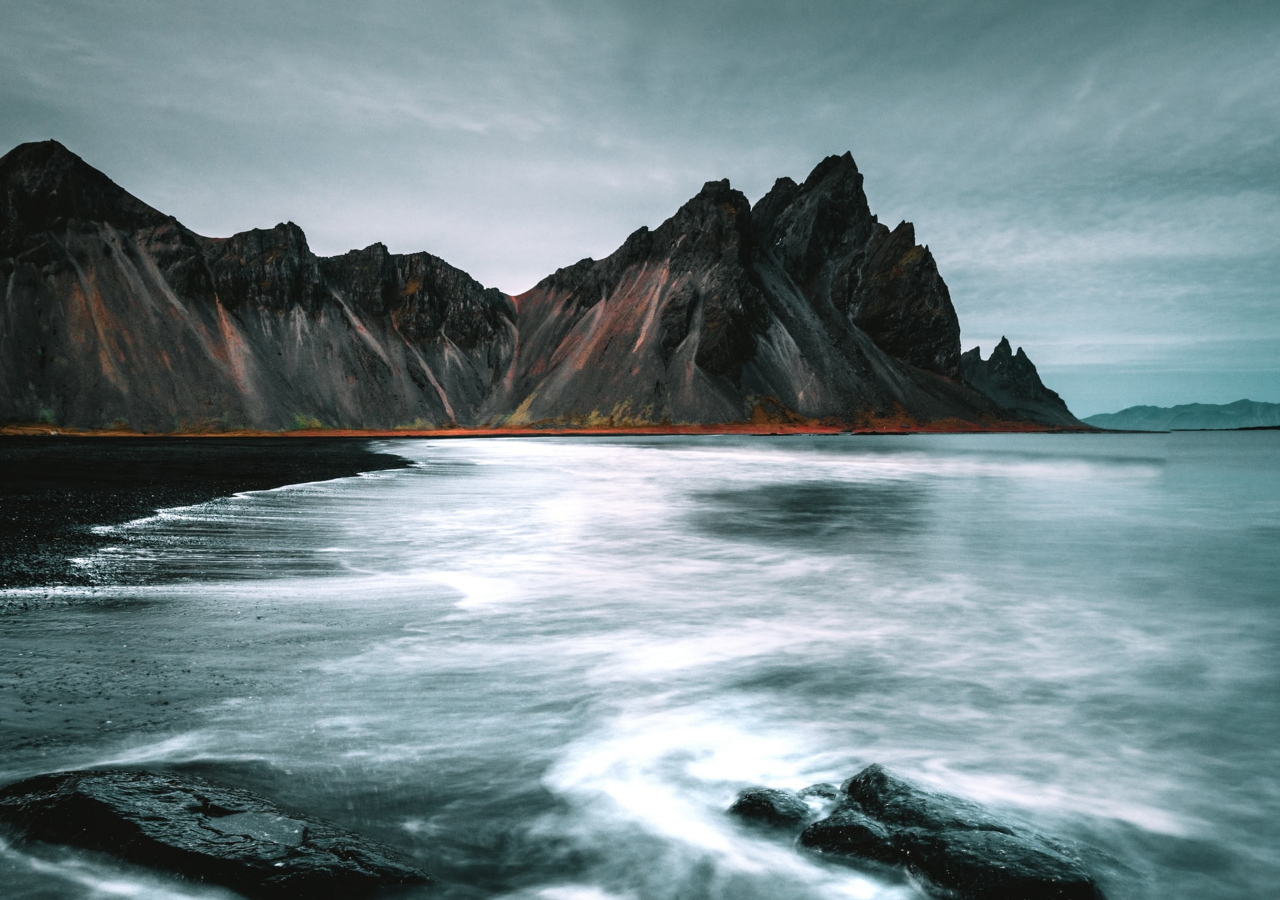
<file: pages/connexion.html>
<!DOCTYPE html>
<html lang="fr">
<head>
    <meta charset="UTF-8">
    <meta name="viewport" content="width=device-width, initial-scale=1.0">
    <meta http-equiv="X-UA-Compatible" content="ie=edge">
    <link rel="stylesheet" href="../assets/css/style.css">
    <title>Connexion à mon super site</title>
</head>
<body class="light-theme">
    <div></div>
</body>
</html>
</file>
<file: assets/css/style.css>
/* 
OLD ROSE
#B8583E

Light steel blue
#CAD5DF

Dark Slate gray
#1F2C2A

light slate gray
#739195
#8CA8B0

*/

.main-theme
{
    background-color: #739195 ;
}

.light-theme
{
    background-color: #CAD5DF;
}

.dark-theme, h1 ,h2, h3, h4
{
    background-color: #1F2C2A;
    color:#B8583E;
}

.color-theme{
    background-color: #B8583E ;
}

/* Style des titres */
h1,h2,h3,h4 {
    /* arrondis du block */
    border-radius: 10px;
    text-align: center;
    /* marge exterieure */
    margin: 0 5%;
    /* marge intérieure */
    padding: 10px;
}

article{
    padding: 2%;
    background-color: rgba(115, 145, 149,0.8);
    /* offset-x | offset-y | blur-radius | spread-radius | color */
    -webkit-box-shadow: 10px 10px 12px 1px rgba(0,0,0,0.75);
    -moz-box-shadow: 10px 10px 12px 1px rgba(0,0,0,0.75);
    box-shadow: 10px 10px 12px 1px rgba(0,0,0,0.75);
}

li{
    list-style-type: square;
}

body{
    /* image avec parallax */
    background-image: url("../images/benjamin-suter-small.jpg");
    background-attachment: fixed;
    background-position: center;
    background-repeat: no-repeat;
    background-size: cover; 
    margin:auto;
}

aside{
    float:left;
    position: fixed;
}

section{
    float: right;
}

footer {
    clear:both;
    padding: 15px 0;
    text-align: center;
}

a{
    color:#B8583E
}

a:visited{
    color: #97381f
}

/* Padding */

.p1{
    padding: 1em;
}

.p2{
    padding: 2em;
}

.p3{
    padding: 3em;
}

.p4{
    padding: 4em;
}

/* Margin */

.m2{
    margin: 10vh 10vw;
}

.m4{
    margin:20vh 20vw;
}

/* Margin-Top */

.mt2{
    margin-top: 10vh;
}
.mt4{
    margin-top: 20vh;
}

/* Margin-Bottom */

.mb2{
    margin-bottom: 10vh;
}
.mb4{
    margin-bottom: 20vh;
}

/* Margin-right */

.mr2{
    margin-right: 10vw;
}
.mr4{
    margin-right: 20vw;
}

/* Margin vertical */

.mv-auto{
    margin: auto 0;
}

/* margin horizontal */

.mh-auto{
    margin: 0 auto;;
}

/* Largeur d'un élément */

.w10{
    width: 10%;
    min-width: 10%;
}
.w20{
    width: 20%;
    min-width: 20%;
}
.w40{
    width: 40%;
    min-width: 40%;
}
.w60{
    width: 60%;
    min-width: 60%;
}
.w80{
    width: 80%;
    min-width: 80%;
}
.w100{
    width: 100%;
    min-width: 100%;
}
/* classe pour le flex */
.flex{
    /* activation des flexbox */
    display:flex;
    /* 
        Direction du flex: par défaut c'est row
        row : affichage en ligne
        column: affichage en colonne
        row-reverse: en ligne en sens inverse
        column-reverse: en colonne en sens inverse
    */
    flex-direction: row;
    /* Alignement */
    justify-content: flex-start;
    flex-basis: auto;
    flex-wrap: nowrap;
    overflow: auto;
}
.flex>*{
    align-self: center;
    flex-shrink: 0;
}

.flex>img{
    min-width: 10%;
    max-width: 20%;
}
</file>
